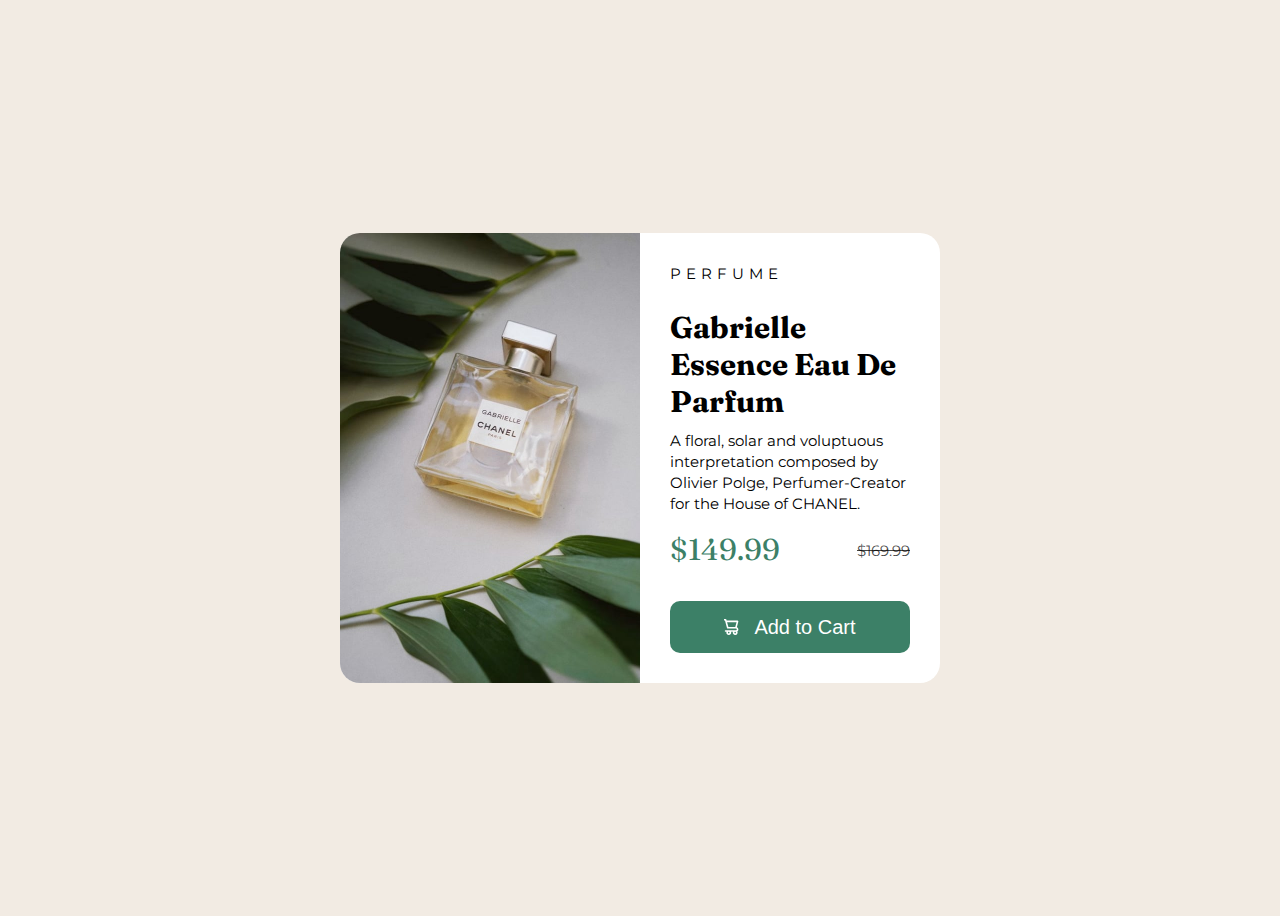
<file: product-preview-card-component-main/index.html>
<!DOCTYPE html>
<html lang="en">
<head>
  <meta charset="UTF-8">
  <meta name="viewport" content="width=device-width, initial-scale=1.0"> <!-- displays site properly based on user's device -->

  <link rel="icon" type="image/png" sizes="32x32" href="./images/favicon-32x32.png">
  
  <title>Frontend Mentor | Product preview card component</title>

  <!-- Feel free to remove these styles or customise in your own stylesheet 👍 -->
  <link rel="stylesheet" href="style.css">
</head>
<body>
  <main>
    <div class="container">
      <section class="left">
        <img src="images/image-product-desktop.jpg">
      </section>
      <section class="right">
        <p class="title">
          Perfume
        </p>
        
        <h1>Gabrielle Essence Eau De Parfum</h1>

        <p>
          A floral, solar and voluptuous interpretation composed by Olivier Polge,
          Perfumer-Creator for the House of CHANEL.
        </p>

        <p class="price">$149.99 <span>$169.99</span></p>

        <button><img src="images/icon-cart.svg">Add to Cart</button>
      </section>
    </div>
  </main>
  

</body>
</html>
</file>
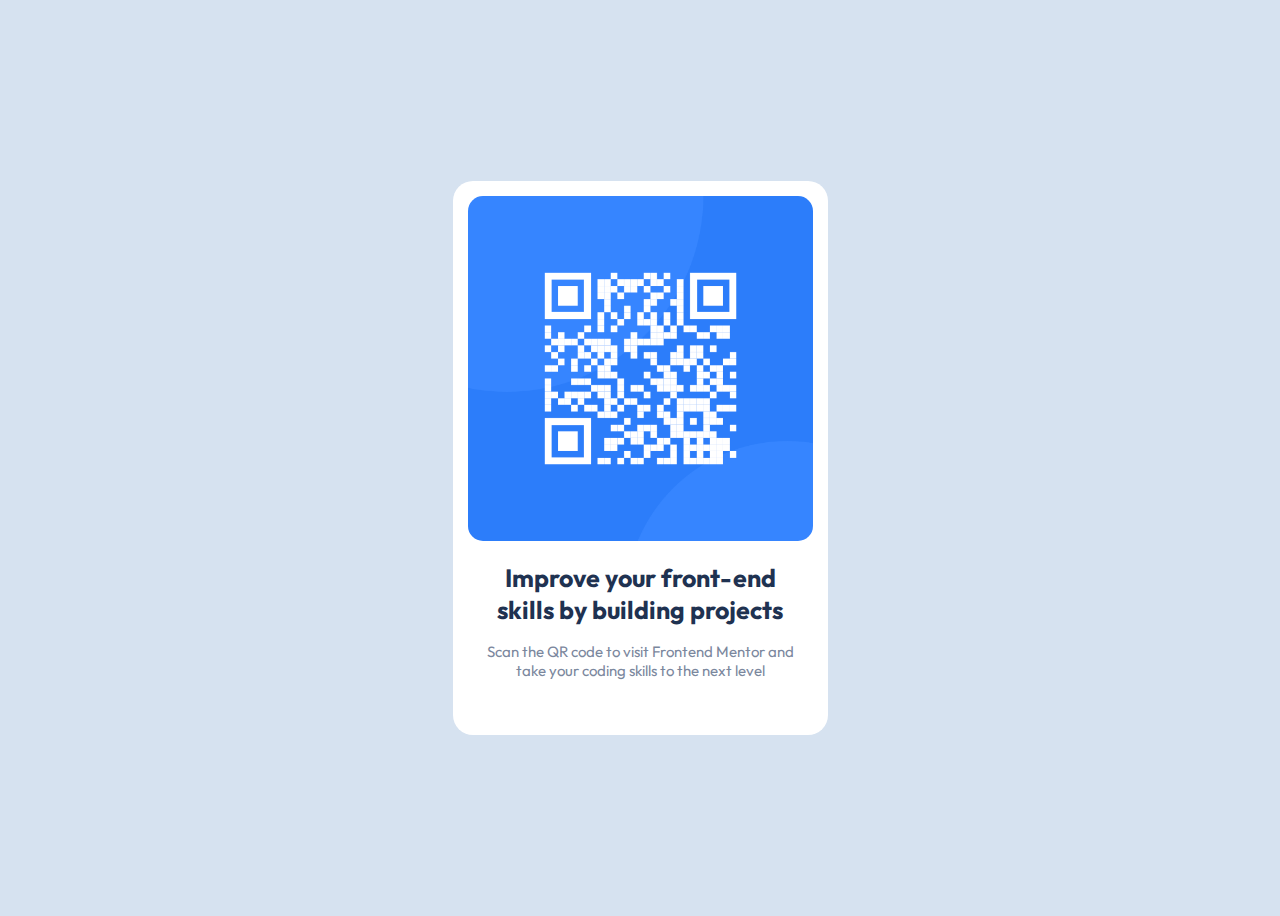
<file: qr-code-component-main/index.html>
<!DOCTYPE html>
<html lang="en">
<head>
  <meta charset="UTF-8">
  <meta name="viewport" content="width=device-width, initial-scale=1.0"> <!-- displays site properly based on user's device -->

  <link rel="icon" type="image/png" sizes="32x32" href="./images/favicon-32x32.png">
  
  <title>Frontend Mentor | QR code component</title>
  <link rel="stylesheet" href="css/style.css">
  <!-- Feel free to remove these styles or customise in your own stylesheet 👍 -->
</head>
<body>
  <div class="bg">
    <div class="container">
      <div class="qr">
        <img src="images/image-qr-code.png">
      </div>
      <div class="text">
        <h1>Improve your front-end skills by building projects</h1>
        <p>Scan the QR code to visit Frontend Mentor and take your coding skills to the next level</p>
      </div>
    </div>
  </div>
  
</body>
</html>
</file>
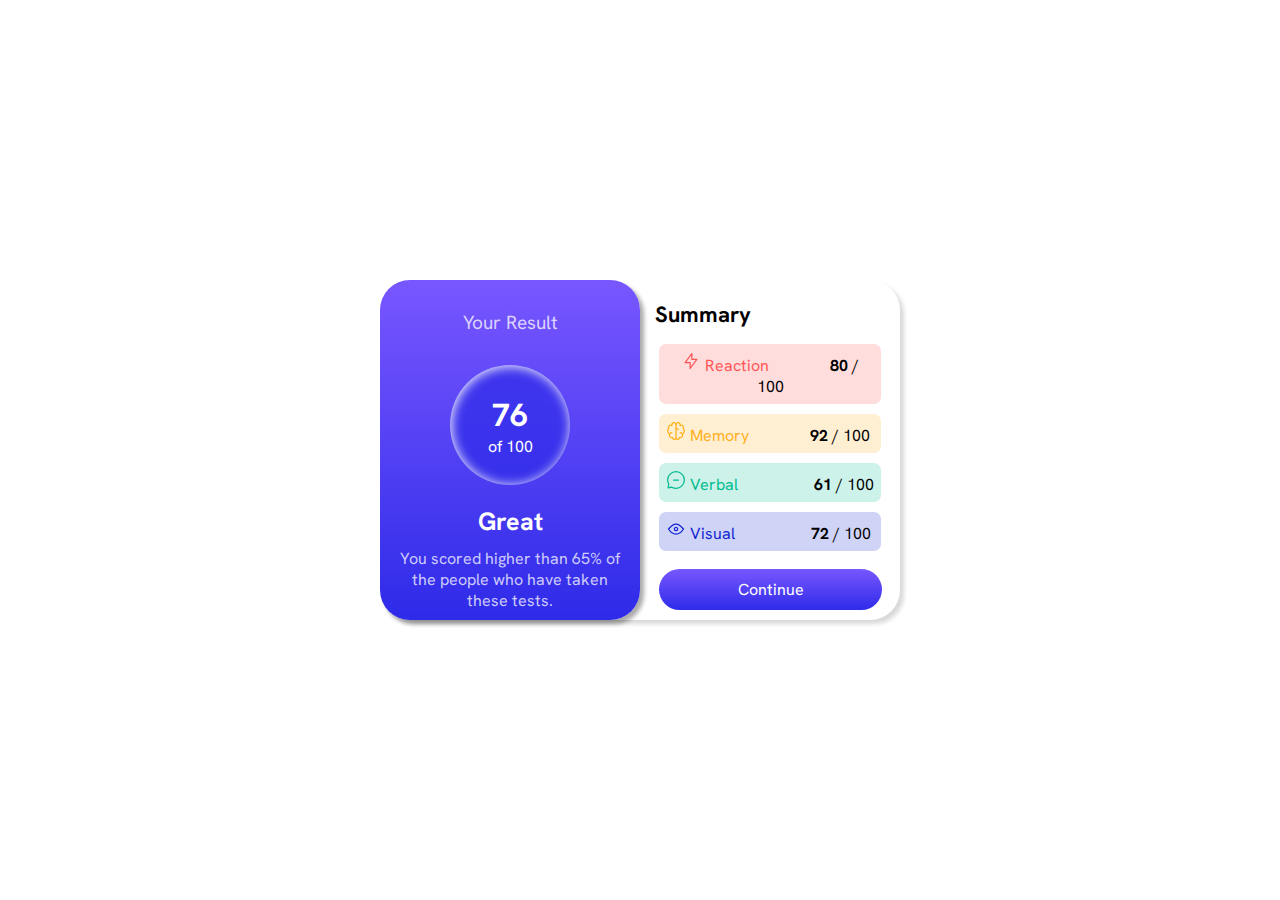
<file: results-summary-component-main/index.html>
<!DOCTYPE html>
<html lang="en">
<head>
  <meta charset="UTF-8">
  <meta name="viewport" content="width=device-width, initial-scale=1.0">
  <title>Frontend Mentor - Results summary component</title>
  <link rel="shortcut icon" href="assets/images/favicon-32x32.png" type="image/x-icon">
  <link rel="stylesheet" href="style.css">
</head>
<body>
  <div class="box">
    <div class="left">
      <div class="result">Your Result</div>
      <div class="circle">
        <div class="inside">
          <h1>76</h1>
          <p>of 100</p>
        </div>
      </div>
      <div class="great">
        <h1>Great</h1>
        <p>You scored higher than 65% of the people who have taken these tests.</p>
      </div>
    </div>
    <div class="right">
      <h1>Summary</h1>
        <div class="reaction">
          <span id="reaction">Reaction</span> <strong>80</strong> <span>/ 100</span>
        </div>
        <div class="memory">
          <span id="memory">Memory</span> <strong>92</strong> <span>/ 100</span>
        </div>
        <div class="verbal">
          <span id="verbal">Verbal</span> <strong>61</strong> <span>/ 100</span>
        </div>
        <div class="visual">
          <span id="visual">Visual</span> <strong>72</strong> <span>/ 100</span>
        </div> 
      <a href="#">Continue</a>>
    </div>
  </div>
</body>
</html>
</file>
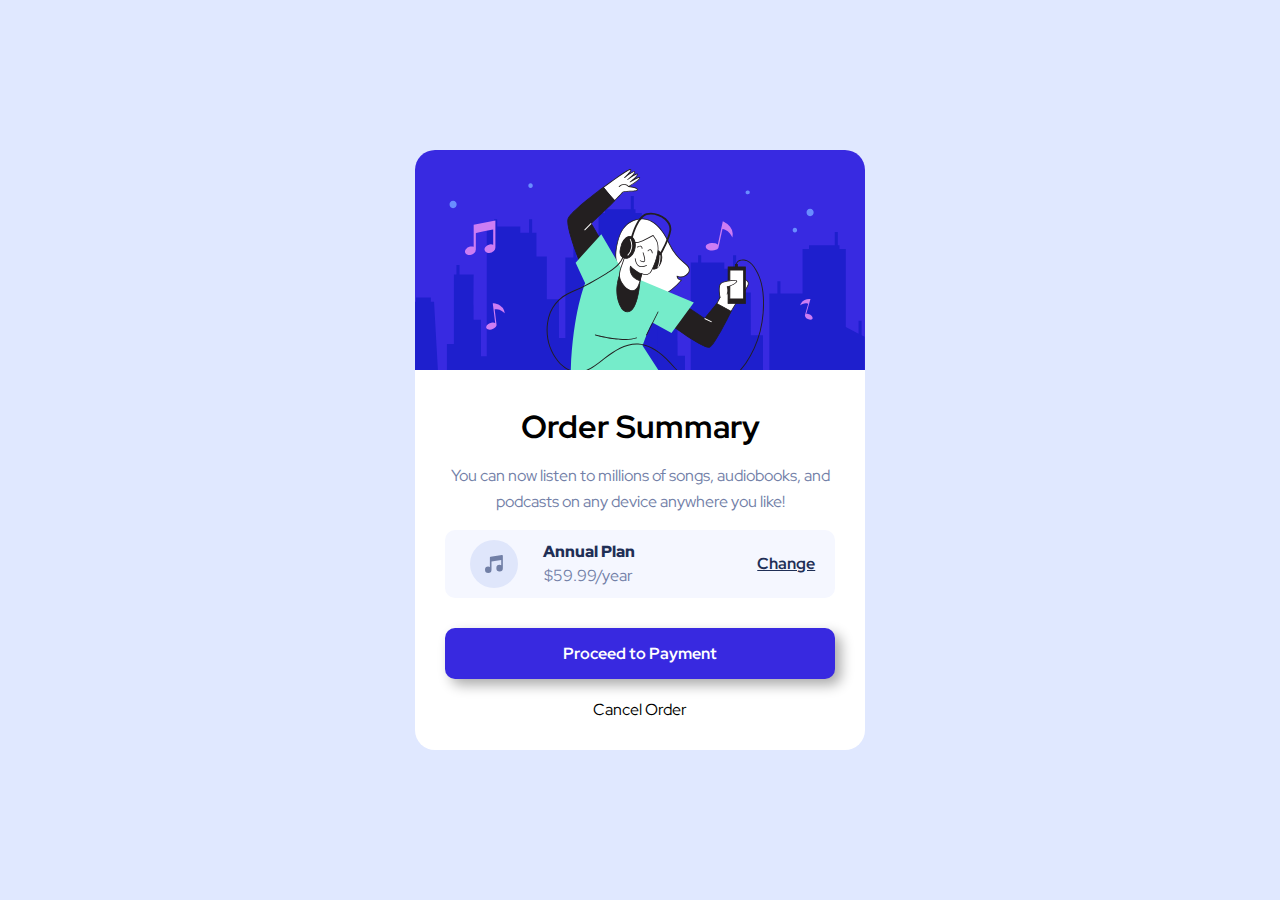
<file: newbie/order-summary-component-main/index.html>
<!DOCTYPE html>
<html lang="en">
<head>
  <meta charset="UTF-8">
  <meta name="viewport" content="width=device-width, initial-scale=1.0">

  <link rel="icon" type="image/png" sizes="32x32" href="./images/favicon-32x32.png">
  
  <title>Frontend Mentor | Order summary card</title>
  <link rel="stylesheet" href="css/style.css">
</head>
<body>
  <main>
    <div class="card">
      <img src="images/illustration-hero.svg" alt="">
    </div>
    <div class="content"> 
      <h1>
        Order Summary
      </h1>
    
      <p>
        You can now listen to millions of songs, audiobooks, and podcasts on any
        device anywhere you like!
      </p>
      
      <div class="annual_plan">
        <img src="images/icon-music.svg">
        <div class="price">
          <p class="strong">Annual Plan</p>
          <p>$59.99/year</p>
        </div>

        <div class="change">
          <a href="/" target="_blank">Change</a>
        </div>
      </div>

      <button> 
        Proceed to Payment
      </button>
    
      <div class="cancel_order">
        Cancel Order
      </div>
    </div>
  </main>
</body>
</html>
</file>
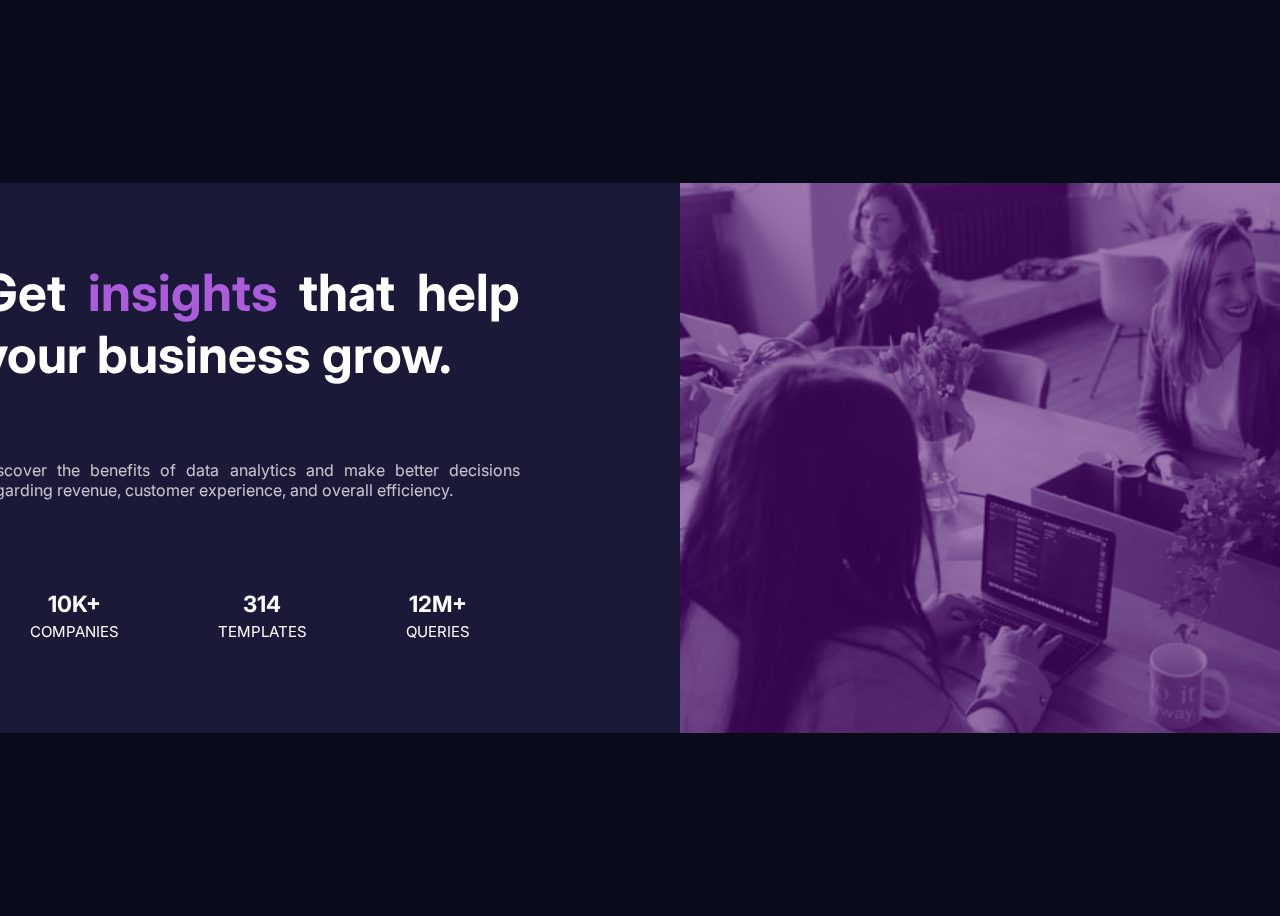
<file: newbie/stats-preview-card-component-main/index.html>
<!DOCTYPE html>
<html lang="en">
<head>
  <meta charset="UTF-8">
  <meta name="viewport" content="width=device-width, initial-scale=1.0">

  <link rel="icon" type="image/png" sizes="32x32" href="./images/favicon-32x32.png">
  
  <title>Frontend Mentor | Stats preview card component</title>
  <link rel="stylesheet" href="css/mobile.css" media="screen and (max-width: 1000px)">
  <link rel="stylesheet" href="css/desktop.css" media="screen and (min-width: 1000px)">

</head>
<body>
  <main>
    <div class="card" role="img" aria-label="image-header-desktop">
      <div class="overlay"></div>
    </div>
    <div class="content">

      <h1>
        Get <span>insights</span> that help your business grow.
      </h1>
      <p>
        Discover the benefits of data analytics and make better decisions regarding revenue, customer
        experience, and overall efficiency.
      </p>

      <div class="data">
        <div class="type">
          <div class="number">10k+</div> <div>companies</div>  
        </div>
        <div class="type">
          <div class="number">314</div> <div>templates</div>
        </div>
        <div class="type">
          <div class="number">12m+</div> <div >queries</div>
        </div>
    </div>
  </div>
    
  </main>
</body>
</html>
</file>
<file: product-preview-card-component-main/style.css>
@import url('https://fonts.googleapis.com/css2?family=Fraunces:opsz,wght@9..144,700&family=Montserrat:wght@500;700&display=swap');

:root {
/* ## Primary */

--Dark_cyan: hsl(158, 36%, 37%);
--Cream: hsl(30, 38%, 92%);

/* ### Neutral */

--Very_dark_blue: hsl(212, 21%, 14%);
--Dark_grayish_blue: hsl(228, 12%, 48%);
--White: hsl(0, 0%, 100%);

--font01: "Fraunces", sans-serif;
--font02: "Montserrat", serif;

--fontw01: 500;
--fontw02: 700;
}

body {
    height: 100vh;
    background-color: var(--Cream);
    display: flex;
    align-items: center;
    justify-content: center;
}

.container {
    width: 600px;
    height: 450px;
    display: flex;
    background-color: white;
    font-family: var(--font02);
    font-size: 15px;
    border-radius: 20px;
}

.left img {
    height: 100%;
    overflow: hidden;
    border-radius: 20px 0 0 20px;
}

.right {
    display: flex;
    flex-direction: column;
    justify-content: space-between;
    padding: 30px;
}

.right p {
    margin-top: 0px;

    line-height: 1.4;
}

.right .title {
    text-transform: uppercase;
    letter-spacing: 5px;
}

.right h1 {
    font-family: var(--font01);
    font-size: 30px;
    font-weight: bolder;
    margin: 10px 0px;
}

.price {
    font-size: 30px;
    font-family: var(--font01);
    color: var(--Dark_cyan);
    display: flex;
    align-items: center;
    justify-content: space-between;
}

.price span {
    font-size: 15px;
    color: rgba(0, 0, 0, 0.73);
    font-family: var(--font02);
    text-decoration: line-through;
}

button {
    background-color: var(--Dark_cyan);
    border: 0;
    border-radius: 10px;
    height: 15%;
    color: white;
    display: flex;
    justify-content: center;
    align-items: center;
    font-size: 20px;
    gap: 15px;
}

button:hover {
    background-color: hsl(158, 92%, 15%);
    cursor: pointer;
}
</file>
<file: qr-code-component-main/css/style.css>
@import url('https://fonts.googleapis.com/css2?family=Outfit:wght@400;700&display=swap');

:root {
    --White: hsl(0, 0%, 100%);
    --Light_gray: hsl(212, 45%, 89%);
    --Grayish_blue: hsl(220, 15%, 55%);
    --Dark_blue: hsl(218, 44%, 22%);

    --fweight01: 400;
    --fweight02: 700;
}

body {
    background-color: var(--Light_gray);
    height: 100vh;
    display: flex;
    justify-content: center;
    align-items: center;
    
}

.bg {
   width: 375px; 
}

.container {
    background-color: var(--White);
    padding: 15px;
    border-radius: 20px;
}

.qr img {
    width: 100%;
    border-radius: 15px;
}

.text {
    font-family: "Outfit", sans-serif;
    padding: 0px 10px 25px 10px;
}

.text h1 {
    color: var(--Dark_blue);
    font-weight: var(--fweight02);
    text-align: center;
    font-size: 25px;
}

.text p {
    color: var(--Grayish_blue);
    font-weight: var(--fweight01);
    font-size: 15px;
    text-align: center;
}

@media (max-width: 375px){
    body {
        display: block;
    }
}
</file>
<file: results-summary-component-main/style.css>
@import url('https://fonts.googleapis.com/css2?family=Hanken+Grotesk:wght@500;700;800&display=swap');

:root {
    --light_red: hsl(0, 100%, 67%);
    --Orangey_yellow: hsl(39, 100%, 56%);
    --Green_teal: hsl(166, 100%, 37%);
    --Cobalt_blue: hsl(234, 85%, 45%);

    --Light_slate_blue: hsl(252, 100%, 67%);
    --Light_royal_blue: hsl(241, 81%, 54%);

    --Violet_blue: hsla(256, 72%, 46%, 1);
    --Persian_blue: hsla(241, 72%, 46%, 0);

    --White: hsl(0, 0%, 100%);
    --Pale_blue: hsl(221, 100%, 96%);
    --Light_lavender: hsl(241, 100%, 89%);
    --Dark_gray_blue: hsl(224, 30%, 27%);    
}

* {
    padding: 0px;
    margin: 0px;
    font-family: 'Hanken Grotesk';
}

body {
    display: flex;
    justify-content: center;
    align-items: center;
    min-height: 100vh;
}

.box {
    display: flex;
    border-radius: 30px;
    box-shadow: 4px  4px 4px rgba(0, 0, 0, 0.153);
    width: 520px;
}

.left {
    background: linear-gradient(0deg, var(--Light_royal_blue), var(--Light_slate_blue));
    width: 260px;
    height: 340px;
    color: white;
    border-radius: 30px;
    box-shadow: 4px  4px 4px rgba(0, 0, 0, 0.335);
}

.result {
    padding: 30px;
    text-align: center;
    font-size: 19px;
    color: rgba(255, 255, 255, 0.76);
}

.circle {
    text-align: center;
    background-color: hsla(241, 81%, 54%, 0.678);
    border-radius: 200px;
    width: 120px;
    height: 120px;
    position: relative;
    margin: auto;
    box-shadow: inset 1px 1px 12px ;
}

.inside {
    position: relative;
    top: 28.66px;
}

.right {
    width: 260px;
    height: 340px;
    
}

.great {
    padding-top: 20px;
}

.great h1 {
    text-align: center;
    font-size: 25px;
    padding-bottom: 10px;
}

.great p {
    text-align: center;
    font-size: 16px;
    padding: 0px 20px 0px 20px;
    color: rgba(255, 255, 255, 0.76);
}

.right h1 {
    padding: 20px 0px 15px 15px;
    font-size: 22px;
}

.reaction strong, .memory strong {
    padding-left: 57px;
}

.verbal strong, .visual strong {
    padding-left: 72px;
}

.reaction:before {
    content: url(assets/images/icon-reaction.svg);
}

.memory:before {
    content: url(assets/images/icon-memory.svg);
}

.verbal:before {
    content: url(assets/images/icon-verbal.svg);
}

.visual:before {
    content: url(assets/images/icon-visual.svg);
}

.reaction {
    background-color: hsl(0, 100%, 67%, 0.2);
    width: 80%;
    position: relative;
    margin: auto;
    text-align: center;
    padding: 7px;
    margin-bottom: 10px;
    border-radius: 7px;
}

.reaction #reaction {
    color: hsl(0, 100%, 67%);
}

.reaction #bold {
    text-transform: bolder;
}

.memory {
    background-color: hsl(39, 100%, 56%, 0.2);
    width: 80%;
    position: relative;
    margin: auto;
    padding: 7px;
    margin-bottom: 10px;
    border-radius: 7px;
}

.memory #memory {
    color: hsl(39, 100%, 56%);
}

.verbal {
    background-color: hsl(166, 100%, 37%, 0.2);
    width: 80%;
    position: relative;
    margin: auto;
    padding: 7px;
    margin-bottom: 10px;
    border-radius: 7px;
}

.verbal #verbal {
   color: hsl(166, 100%, 37%); 
}

.visual {
    background-color: hsl(234, 85%, 45%, 0.2);
    width: 80%;
    position: relative;
    margin: auto;
    padding: 7px;
    margin-bottom: 10px;
    border-radius: 7px;
}

.visual #visual {
    color: hsl(234, 85%, 45%);
}

a {
    background: linear-gradient(0deg, var(--Light_royal_blue), var(--Light_slate_blue));
    color: white;
    text-decoration: none;
    padding: 10px 78.5px;
    position: relative;
    top: 17.75px;
    left: 19px;
    border-radius: 30px;
}

a:hover {
    background-color: rgb(9, 0, 0);
}
</file>
<file: newbie/order-summary-component-main/css/style.css>
@import url('https://fonts.googleapis.com/css2?family=Red+Hat+Display:wght@500;700;900&display=swap');

:root {
    /* ### Primary */

    --Pale_blue: hsl(225, 100%, 94%);
    --Bright_blue: hsl(245, 75%, 52%);

    /* ### Neutral */

    --Very_pale_blue: hsl(225, 100%, 98%);
    --Desaturated_blue: hsl(224, 23%, 55%);
    --Dark_blue: hsl(223, 47%, 23%);

    --font01: 'Red Hat Display', sans-serif;

    --fweight01: 500;
    --fweight02: 700;
    --fweight03: 900;
    
}

* {
    padding: 0;
    margin: 0px;
    font-family: var(--font01);
    
}


body {
    height: 100vh;
    width: 100vw;
    display: flex;
    align-items: center;
    justify-content: center;
    background-color: var(--Pale_blue);
}

main {
    max-width: 375px;
    min-width: 375px;
    background-color: white;
    border-radius: 20px;
    overflow: hidden;
    text-align: center;
}

.card img {
    width: 100%;
}

.content {
    padding: 30px;
}

.content h1 {
    padding-bottom: 15px;
}

.content > p {
    padding-bottom: 15px;
    line-height: 1.6rem;
    color: var(--Desaturated_blue);
}

.annual_plan {
    background-color: var(--Very_pale_blue);
    display: grid;
    grid-template-columns: 1fr 2fr 1fr;
    align-items: center;
    justify-items: center;
    border-radius: 10px;
    padding: 10px 0;
}

.annual_plan .price {
    justify-self: flex-start;
    color: var(--Desaturated_blue);
}

.strong {
    font-weight: 900;
    color: var(--Dark_blue);
    padding-bottom: 3px;
}

.change > a {
    font-weight: 700;
    color: var(--Dark_blue);
}

.change > a:hover {
    text-decoration: none;
    color: var(--Desaturated_blue);
}

button{
    width: 100%;
    border: 0px;
    background-color: var(--Bright_blue);
    color: white;
    padding: 15px 0;
    margin: 30px 0 20px 0;
    font-size: 1rem;
    font-weight: 700;
    border-radius: 10px;
    box-shadow: 6px 6px 13px  rgba(0, 0, 0, 0.334);
}

button:hover {
    background-color: var(--Desaturated_blue);
    color: white;
    cursor: pointer;
}

.cancel_order:hover {
    cursor: pointer;
    color: black;
    font-weight: 900;
}

@media (min-width: 700px) {
    main {
        max-width: 450px;
        min-width: 450px;
    }
}
</file>
<file: newbie/stats-preview-card-component-main/css/mobile.css>
@import url('https://fonts.googleapis.com/css2?family=Inter:wght@400;700&family=Lexend+Deca&display=swap');

:root {
/* ### Primary */

--main_background: hsl(233, 47%, 7%);
--card_background: hsl(244, 38%, 16%);
--accent: hsl(277, 64%, 61%);

/* ### Neutral */

--main_heading: hsl(0, 0%, 100%);
--main_paragraph: hsla(0, 0%, 100%, 0.75);
--stat_headings: hsla(0, 0%, 100%, 0.6);

--font01: 'Inter', sans-serif;
--font02: 'Lexend Deca', serif;

--fweight01: 400;
--fweight02: 700;
}

* {
    margin: 0px;
    padding: 0px;
}

body {
    height: 100vh;
    background-color: var(--main_background);
    display: flex;
    justify-content: center;
    align-items: center;
}

main {
    width: 350px;
    background-color: var(--card_background);
    border-radius: 10px;
}

.card {
    background-image: url("../images/image-header-mobile.jpg");
    background-position: center;
    background-repeat: no-repeat;
    background-size: cover;
    border-radius: 10px 10px 0 0;
    height: 279px;
    width: 350px;
}

.card::after {
    background-color: #550081;
    border-radius: 10px 10px 0 0;
    content: '';
    opacity: .5;
    position: absolute;
    height: 279px;
    width: 350px;
  }
  
.overlay {
    background-color: var(--accent);
    border-radius: 10px 10px 0 0;
    mix-blend-mode: difference;
    opacity: .1;
    position: absolute;
    height: 279px;
    width: 350px;
}

.card > img {
    width: 100%;
    height: 100%;
}

.content {
    display: flex;
    flex-direction: column;
    align-items: center;
    justify-content: center;
    padding: 30px 30px 30px 20px;
}

.content > h1 {
    font-weight: var(--fweight02);
    font-size: 1.8rem;
    text-align: center;
    padding-bottom: 20px;
    color: white;
    font-family: var(--font01);
}

.content > h1 > span {
    font-weight: var(--fweight02);
    font-size: 1.8rem;
    color: var(--accent);
    font-family: var(--font01);
    text-align: center;
}

.content p {
    text-align: center;
    line-height: 1.6rem;
    color: var(--main_paragraph);
    padding-bottom: 20px;
    font-family: var(--font01);
}

.data {
    padding-top: 15px;
    padding-bottom: 10px;
}

.type {
    text-align: center;
    text-transform: uppercase;
    padding: 15px 0;
    font-family: var(--font01);
    color: white;
    font-weight: var(--fweight01);
    padding: 15px;
    font-size: 15px;
}


.type > .number {
    font-family: var(--font01);
    font-weight: var(--fweight02);
    font-size: 1.4rem;
    padding-bottom: 5px;
}

/* @media screen and (min-width: 400px) {
    body {
        display: flex;
        flex-direction: row;
    }
} */
</file>
<file: newbie/stats-preview-card-component-main/css/desktop.css>
@import url('https://fonts.googleapis.com/css2?family=Inter:wght@400;700&family=Lexend+Deca&display=swap');

:root {
/* ### Primary */

--main_background: hsl(233, 47%, 7%);
--card_background: hsl(244, 38%, 16%);
--accent: hsl(277, 64%, 61%);

/* ### Neutral */

--main_heading: hsl(0, 0%, 100%);
--main_paragraph: hsla(0, 0%, 100%, 0.75);
--stat_headings: hsla(0, 0%, 100%, 0.6);

--font01: 'Inter', sans-serif;
--font02: 'Lexend Deca', serif;

--fweight01: 400;
--fweight02: 700;
}

* {
    color: var(--main_heading);
    font-family: var(--font01);
}

body {
    height: 100vh;
    background-color: var(--main_background);
    display: flex;
    justify-content: center;
    align-items: center;
}

main {
    background-color: var(--card_background);
    display: flex;
    flex-direction: row-reverse;
    border-radius: 10px;
}

.content {
    display: flex;
    flex-direction: column;
    justify-content: space-around;
    width: 700px;
    font-weight: var(--fweight01);
    font-size: 1.6rem;
    text-align: justify;
    padding: 40px;
    color: var(--main_heading);
    font-family: var(--font01);
}

.content h1 {
    margin: 0;
    padding: 0px 120px 0px 40px;
}

.content > h1 > span {
    color: var(--accent);
}

.content p {
    padding: 0px 120px 0px 40px;
    margin: 0px;
    font-size: 1rem;
    text-align: ;
    font-family: var(--font12);
    font-weight: var(--fweight01);
    color: var(--main_paragraph);
}

.data {
    padding: 0px 120px 0px 40px;
    margin: 0px;
    display: flex;
    justify-content: space-around;
}

.type {
    text-align: center;
    text-transform: uppercase;
    padding: 15px 0;
    font-family: var(--font02);
    color: white;
    font-weight: var(--fweight01);
    padding: 15px;
    font-size: 15px;
}


.type > .number {
    font-family: var(--font01);
    font-weight: var(--fweight02);
    font-size: 1.4rem;
    padding-bottom: 5px;
}

.card {
    background-image: url("../images/image-header-desktop.jpg");
    background-position: center;
    background-repeat: no-repeat;
    background-size: cover;
    border-radius: 0 10px 10px 0;
    height: 550px;
    width: 700px;
}

.card::after {
    background-color: #550081;
    border-radius: 0 10px 10px 0;
    content: '';
    opacity: .5;
    position: absolute;
    height: 550px;
    width: 700px;
  }
  
.overlay {
    background-color: var(--accent);
    border-radius: 0 10px 10px 0;
    mix-blend-mode: difference;
    opacity: .1;
    position: absolute;
    height: 550px;
    width: 700px;
}
</file>
